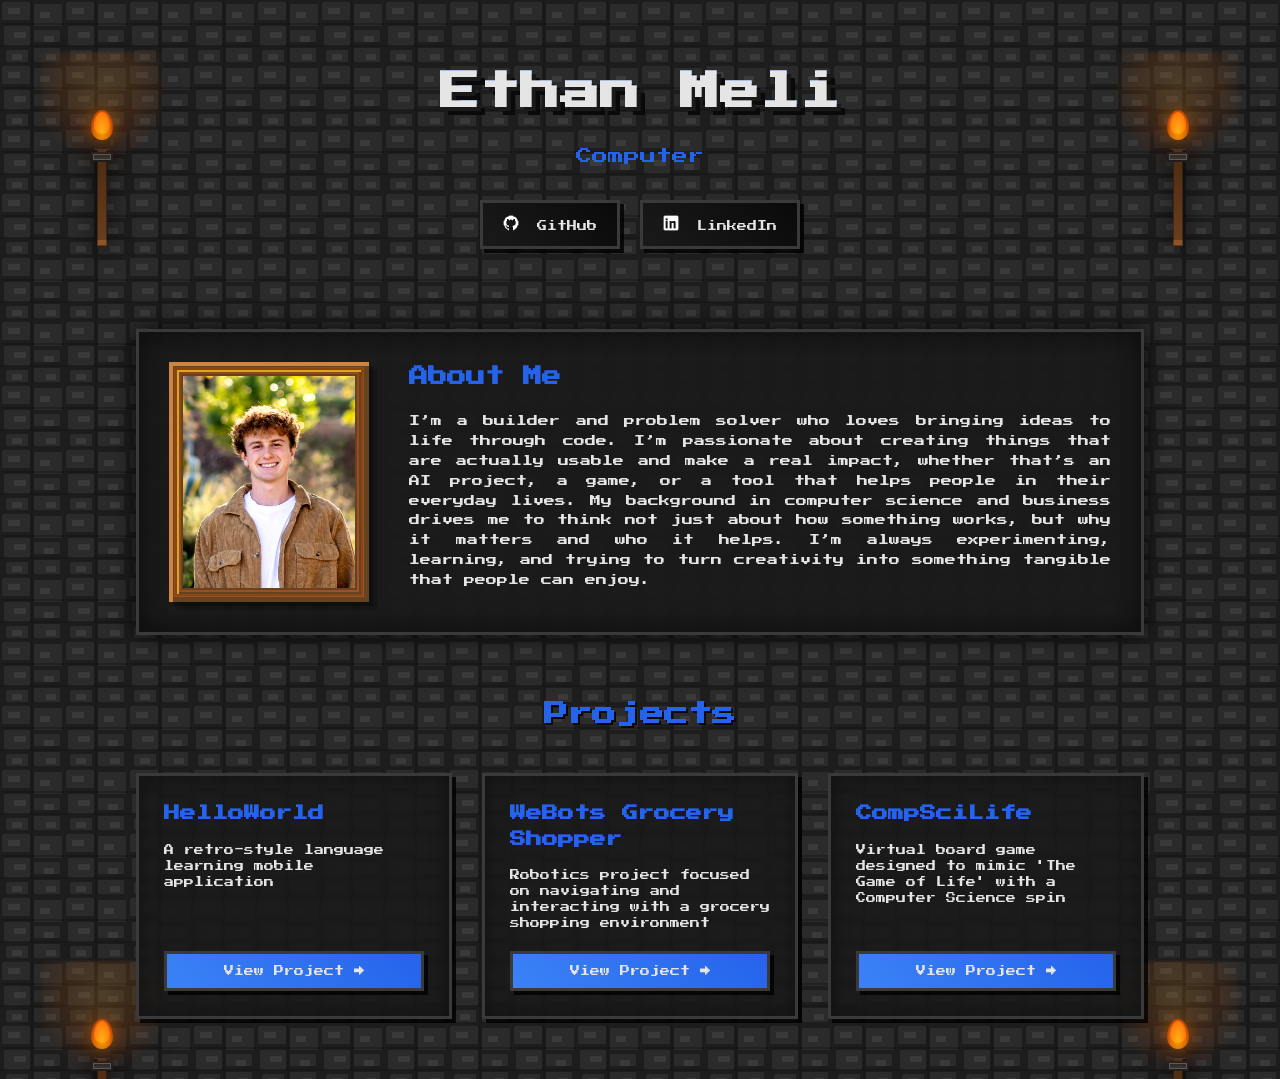
<file: index.html>
<!DOCTYPE html>
<html lang="en">
<head>
    <meta charset="UTF-8">
    <meta name="viewport" content="width=device-width, initial-scale=1.0">
    <title>Ethan Meli - Portfolio</title>
    <link rel="stylesheet" href="styles.css">
    <link href="https://fonts.googleapis.com/css2?family=Press+Start+2P&display=swap" rel="stylesheet">
    <style>
        /* Align project buttons consistently at the bottom of each card */
        .projects-grid { align-items: stretch; }
        .project-card { display: flex; flex-direction: column; }
        .project-card .quest-btn { margin-top: auto; }

        /* Center project pages */
        .project-page { padding-top: 24px; }
        .project-page .project-header,
        .project-page .project-content {
            max-width: 900px;
            margin-left: auto;
            margin-right: auto;
        }

        /* Center project titles while keeping the back button on the left */
        .project-page .project-header {
            display: grid;
            grid-template-columns: 1fr auto 1fr;
            align-items: center;
        }
        .project-page .project-header .back-btn {
            grid-column: 1;
            justify-self: start;
        }
        .project-page .project-header h1 {
            grid-column: 2;
            justify-self: center;
            text-align: center;
        }
    </style>
</head>
<body>
    <div class="pixel-wall">
        <!-- Animated torches (moved to edges to avoid overlap with content) -->
        <div class="torch" style="left: 8%">
            <div class="handle"></div>
            <div class="bracket"></div>
            <div class="coal"></div>
            <div class="flame"></div>
        </div>

        <div class="torch" style="left: 92%">
            <div class="handle"></div>
            <div class="bracket"></div>
            <div class="coal"></div>
            <div class="flame"></div>
        </div>

        <!-- Additional torches positioned lower at edges -->
        <div class="torch" style="left: 8%; top: 115vh;">
            <div class="handle"></div>
            <div class="bracket"></div>
            <div class="coal"></div>
            <div class="flame"></div>
        </div>

        <div class="torch" style="left: 92%; top: 115vh;">
            <div class="handle"></div>
            <div class="bracket"></div>
            <div class="coal"></div>
            <div class="flame"></div>
        </div>

        <div class="container">
            <!-- Home Page -->
            <section id="home" class="page active">
                <header class="hero">
                    <h1 class="glitch" data-text="Ethan Meli">Ethan Meli</h1>
                    <p class="subtitle">Computer Scientist</p>
                    
                    <div class="social-links">
                        <a href="https://github.com/EthanMeli" target="_blank" class="btn btn-secondary">
                            <span class="icon"><img src="assets/imgs/github.png" alt="GitHub" width="16" height="16"></span> GitHub
                        </a>
                        <a href="https://www.linkedin.com/in/ethanmeli/" target="_blank" class="btn btn-secondary">
                            <span class="icon"><img src="assets/imgs/linkedin.png" alt="LinkedIn" width="16" height="16"></span> LinkedIn
                        </a>
                    </div>
                </header>

                <div class="about-section">
                    <div class="about-card">
                        <div class="about-content">
                            <div class="headshot-container">
                                <div class="pixelated-frame">
                                    <img src="assets/imgs/headshot.jpg" alt="Ethan Meli" class="headshot">
                                </div>
                            </div>
                            <div class="about-text">
                                <h2>About Me</h2>
                                <p style="text-align: justify">I’m a builder and problem solver who loves bringing ideas to life through code. I’m passionate about creating things that are actually usable and make a real impact, whether that’s an AI project, a game, or a tool that helps people in their everyday lives. My background in computer science and business drives me to think not just about how something works, but why it matters and who it helps. I’m always experimenting, learning, and trying to turn creativity into something tangible that people can enjoy.</p>
                            </div>
                        </div>
                    </div>
                </div>

                <div class="projects-section">
                    <h2 class="section-title">Projects</h2>
                    <div class="projects-grid">
                        <div class="project-card" data-project="project1">
                            <div class="card-header">
                                <h3>HelloWorld</h3>
                            </div>
                            <p class="card-description">A retro-style language learning mobile application</p>
                            <button class="btn btn-primary quest-btn" onclick="showProject('project1')">
                                View Project →
                            </button>
                        </div>

                        <div class="project-card" data-project="project2">
                            <div class="card-header">
                                <h3>WeBots Grocery Shopper</h3>
                            </div>
                            <p class="card-description">Robotics project focused on navigating and interacting with a grocery shopping environment</p>
                            <button class="btn btn-primary quest-btn" onclick="showProject('project2')">
                                View Project →
                            </button>
                        </div>

                        <div class="project-card" data-project="project3">
                            <div class="card-header">
                                <h3>CompSciLife</h3>
                            </div>
                            <p class="card-description">Virtual board game designed to mimic 'The Game of Life' with a Computer Science spin</p>
                            <button class="btn btn-primary quest-btn" onclick="showProject('project3')">
                                View Project →
                            </button>
                        </div>
                    </div>
                </div>
            </section>

            <!-- Project Pages -->
            <section id="project1" class="page project-page">
                <div class="project-header">
                    <button class="btn btn-secondary back-btn" onclick="showHome()">← Return to Home</button>
                    <h1>HelloWorld</h1>
                </div>
                <div class="project-content">
                    <div class="project-details">
                        <h2>Project Details</h2>
                        <p><strong>Technologies:</strong> React Native, Node.js, Express.js, MongoDB</p>
                        <p><strong>Duration:</strong> In Progress</p>
                        
                        <h3>The Story</h3>
                        <p style="text-align: justify;">This project was inspired by my method of learning languages. While I want this application to be as effective as possible, I also want to make it as enjoyable and as fun as I can. This project utilizes React Native for the front end, with a Node.js and Express.js backend. It features user authentication, language lesson plans, and many other features to enhance the language learning experience.</p>
                        
                        <h3>Challenges Conquered</h3>
                        <ul>
                            <li>Implemented custom lesson plans</li>
                            <li>Created a custom authentication system</li>
                        </ul>

                        <h3>Future Enhancements</h3>
                        <ul>
                            <li>Integrate speech recognition for language practice</li>
                            <li>Add gamification elements to lessons</li>
                            <li>Implement progress tracking</li>
                            <li>Implement spaced repetition flashcards for vocabulary retention</li>
                        </ul>

                        <div class="project-links">
                            <a target="_blank" href="https://github.com/EthanMeli/HelloWorld/tree/main" class="btn btn-secondary">View Code</a>
                        </div>
                    </div>
                </div>
            </section>

            <section id="project2" class="page project-page">
                <div class="project-header">
                    <button class="btn btn-secondary back-btn" onclick="showHome()">← Return to Home</button>
                    <h1>WeBots Grocery Shopper</h1>
                </div>
                <div class="project-content">
                    <div class="project-details">
                        <h2>Project Details</h2>
                        <p><strong>Technologies:</strong> WeBots, Python</p>
                        <p><strong>Duration:</strong> 2 months</p>
                        
                        <h3>The Story</h3>
                        <p style="text-align: justify;">This project implements a robotic system in Webots capable of mapping, localization, computer vision, navigation, and manipulation to autonomously find and pick up colored cubes in a simulated grocery environment.</p>
                        
                        <h3>Challenges Conquered</h3>
                        <ul>
                            <li>Mapping & Localization: Using LiDAR, GPS, and odometry with transformation matrices.</li>
                            <li>Computer Vision: Blob detection with OpenCV to identify colored blocks.</li>
                            <li>Navigation: RRT-based planning for navigating between cube pickup points.</li>
                            <li>Manipulation: Inverse kinematics for arm control to pick up and place objects.</li>
                        </ul>
                        
                        <div class="project-links">
                            <a target="_blank" href="https://drive.google.com/file/d/1E_hY_XuV3zQ2FOlk6AAgOr4-ZdHATPYO/view?pli=1" class="btn btn-primary">View Live Demo</a>
                            <a target="_blank" href="https://github.com/EthanMeli/RoboticsFinalProject?tab=readme-ov-file" class="btn btn-secondary">View Code</a>
                        </div>
                    </div>
                </div>
            </section>

            <section id="project3" class="page project-page">
                <div class="project-header">
                    <button class="btn btn-secondary back-btn" onclick="showHome()">← Return to Home</button>
                    <h1>CompSciLife</h1>
                </div>
                <div class="project-content">
                    <div class="project-details">
                        <h2>Project Details</h2>
                        <p><strong>Technologies:</strong> QT Creator, C++</p>
                        <p><strong>Duration:</strong> 2 months</p>
                        
                        <h3>The Story</h3>
                        <p style="text-align: justify;">This game was designed to mimic the classic board game "Life", incorporating elements of chance and strategy as players navigate through various life events. Working alongside my partner in this project, we decided to give this game a Computer Science spin, making light of a student's life through university.</p>
                        
                        <h3>Challenges Conquered</h3>
                        <ul>
                            <li>Creating visual board representation</li>
                            <li>Implementing game logic and rules</li>
                            <li>Designing user interface for player interactions</li>
                            <li>Simulating computer player games for testing</li>
                        </ul>
                        
                        <div class="project-links">
                            <a target="_blank" href="https://github.com/EthanMeli/CompSciLife" class="btn btn-secondary">View Code</a>
                        </div>
                    </div>
                </div>
            </section>
        </div>
    </div>

    <script src="script.js"></script>
    <script>
        // Ensure top-of-page and page switch on project navigation (robust across browsers)
        (function () {
            function showPage(id) {
                document.querySelectorAll('.page').forEach(p => p.classList.remove('active'));
                const el = document.getElementById(id);
                if (el) el.classList.add('active');
            }

            function scrollTopNow() {
                // Force to top using multiple methods for cross-browser reliability
                window.scrollTo(0, 0);
                document.documentElement.scrollTop = 0;
                document.body.scrollTop = 0;
            }

            window.showProject = function (projectId) {
                showPage(projectId);
                scrollTopNow();
                requestAnimationFrame(scrollTopNow); // after layout
            };

            window.showHome = function () {
                showPage('home');
                scrollTopNow();
                requestAnimationFrame(scrollTopNow);
            };
        })();
    </script>
</body>
</html>
</file>
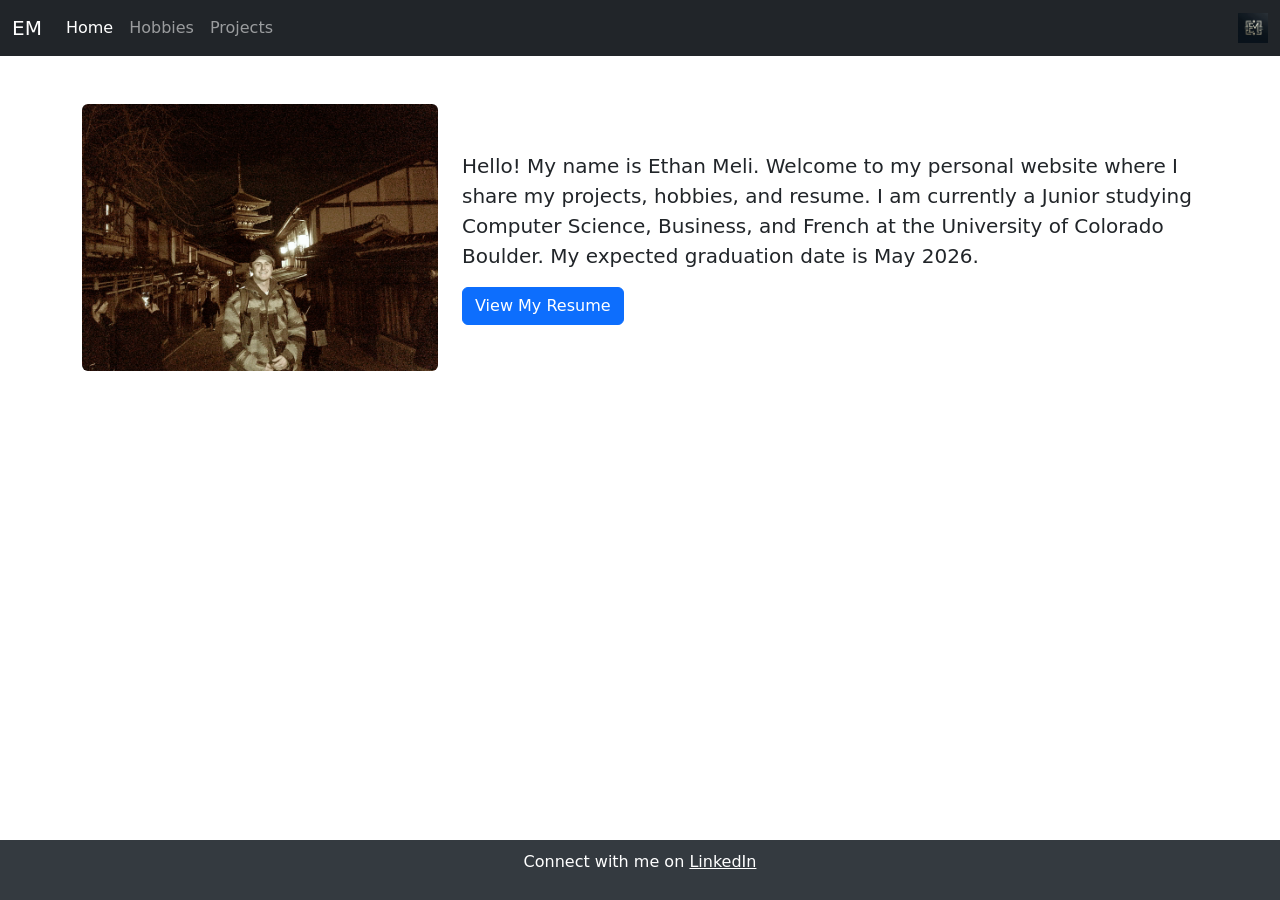
<file: submission/views/index.html>
<!DOCTYPE html>
<html lang="en">
<head>
    <meta charset="UTF-8">
    <meta name="viewport" content="width=device-width, initial-scale=1.0">
    <title>Home</title>
    <link href="https://cdn.jsdelivr.net/npm/bootstrap@5.3.0/dist/css/bootstrap.min.css" rel="stylesheet">
    <style>
        html, body {
            height: 100%;
            margin: 0;
            display: flex;
            flex-direction: column;
            min-height: 100vh;
        }
        .content {
            flex: 1;
        }
        .carousel-item img {
            border: 5px solid black;
            border-radius: 10px;
        }
        footer {
            background-color: #343a40;
            color: white;
            text-align: center;
            padding: 10px 0;
            width: 100%;
        }
    </style>
</head>
<body>
    <nav class="navbar navbar-expand-lg navbar-dark bg-dark">
        <div class="container-fluid">
            <a class="navbar-brand" href="#">EM</a>
            <button class="navbar-toggler" type="button" data-bs-toggle="collapse" data-bs-target="#navbarNav" aria-controls="navbarNav" aria-expanded="false" aria-label="Toggle navigation">
                <span class="navbar-toggler-icon"></span>
            </button>
            <div class="collapse navbar-collapse" id="navbarNav">
                <ul class="navbar-nav me-auto">
                    <li class="nav-item"><a class="nav-link active" href="index.html">Home</a></li>
                    <li class="nav-item"><a class="nav-link" href="hobbies.html">Hobbies</a></li>
                    <li class="nav-item"><a class="nav-link" href="projects.html">Projects</a></li>
                </ul>
                <img src="../resources/img/icon.png" alt="Icon" class="img-fluid" style="height: 30px;">
            </div>
        </div>
    </nav>

    <div class="container mt-5 content">
        <div class="row align-items-center">
            <div class="col-md-4">
                <img src="../resources/img/self.JPG" alt="My Picture" class="img-fluid rounded">
            </div>
            <div class="col-md-8">
                <p class="lead">Hello! My name is Ethan Meli. Welcome to my personal website where I share my projects, hobbies, and resume. I am currently a Junior
                  studying Computer Science, Business, and French at the University of Colorado Boulder. My expected graduation date is May 2026.
                </p>
                <a href="resume.html" class="btn btn-primary">View My Resume</a>
            </div>
        </div>
    </div>

    <footer>
        <p>Connect with me on <a href="https://www.linkedin.com/in/ethan-meli-b14861256/" target="_blank" class="text-white">LinkedIn</a></p>
    </footer>

    <script src="https://cdn.jsdelivr.net/npm/bootstrap@5.3.0/dist/js/bootstrap.bundle.min.js"></script>
</body>
</html>
</file>
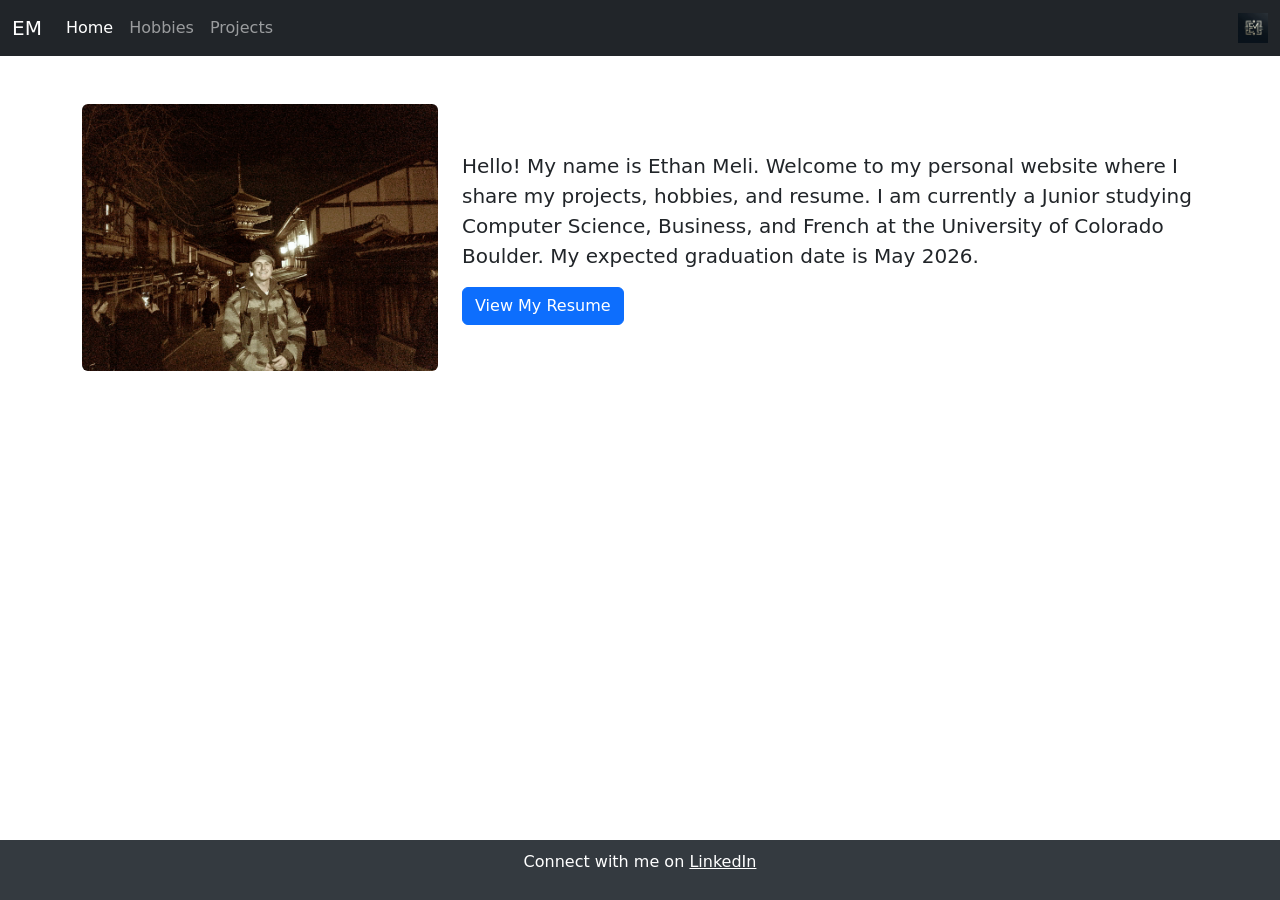
<file: submission/views/home.html>
<!DOCTYPE html>
<html lang="en">
<head>
    <meta charset="UTF-8">
    <meta name="viewport" content="width=device-width, initial-scale=1.0">
    <title>Home</title>
    <link href="https://cdn.jsdelivr.net/npm/bootstrap@5.3.0/dist/css/bootstrap.min.css" rel="stylesheet">
    <style>
        html, body {
            height: 100%;
            margin: 0;
            display: flex;
            flex-direction: column;
            min-height: 100vh;
        }
        .content {
            flex: 1;
        }
        .carousel-item img {
            border: 5px solid black;
            border-radius: 10px;
        }
        footer {
            background-color: #343a40;
            color: white;
            text-align: center;
            padding: 10px 0;
            width: 100%;
        }
    </style>
</head>
<body>
    <nav class="navbar navbar-expand-lg navbar-dark bg-dark">
        <div class="container-fluid">
            <a class="navbar-brand" href="#">EM</a>
            <button class="navbar-toggler" type="button" data-bs-toggle="collapse" data-bs-target="#navbarNav" aria-controls="navbarNav" aria-expanded="false" aria-label="Toggle navigation">
                <span class="navbar-toggler-icon"></span>
            </button>
            <div class="collapse navbar-collapse" id="navbarNav">
                <ul class="navbar-nav me-auto">
                    <li class="nav-item"><a class="nav-link active" href="home.html">Home</a></li>
                    <li class="nav-item"><a class="nav-link" href="hobbies.html">Hobbies</a></li>
                    <li class="nav-item"><a class="nav-link" href="projects.html">Projects</a></li>
                </ul>
                <img src="../resources/img/icon.png" alt="Icon" class="img-fluid" style="height: 30px;">
            </div>
        </div>
    </nav>

    <div class="container mt-5 content">
        <div class="row align-items-center">
            <div class="col-md-4">
                <img src="../resources/img/self.JPG" alt="My Picture" class="img-fluid rounded">
            </div>
            <div class="col-md-8">
                <p class="lead">Hello! My name is Ethan Meli. Welcome to my personal website where I share my projects, hobbies, and resume. I am currently a Junior
                  studying Computer Science, Business, and French at the University of Colorado Boulder. My expected graduation date is May 2026.
                </p>
                <a href="resume.html" class="btn btn-primary">View My Resume</a>
            </div>
        </div>
    </div>

    <footer>
        <p>Connect with me on <a href="https://www.linkedin.com/in/ethan-meli-b14861256/" target="_blank" class="text-white">LinkedIn</a></p>
    </footer>

    <script src="https://cdn.jsdelivr.net/npm/bootstrap@5.3.0/dist/js/bootstrap.bundle.min.js"></script>
</body>
</html>
</file>
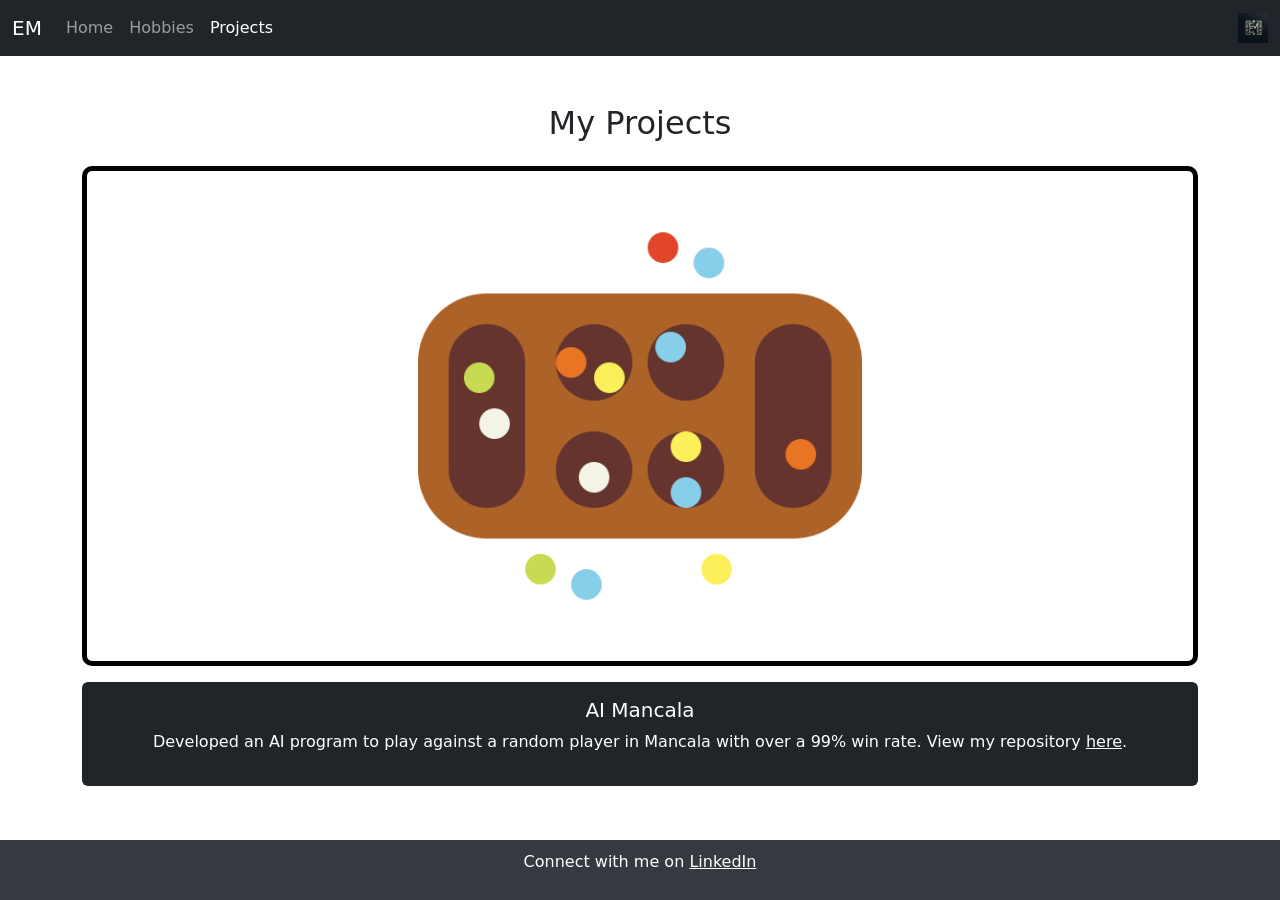
<file: submission/views/projects.html>
<!DOCTYPE html>
<html lang="en">
<head>
    <meta charset="UTF-8">
    <meta name="viewport" content="width=device-width, initial-scale=1.0">
    <title>Projects</title>
    <link href="https://cdn.jsdelivr.net/npm/bootstrap@5.3.0/dist/css/bootstrap.min.css" rel="stylesheet">
    <style>
        html, body {
            height: 100%;
            margin: 0;
            display: flex;
            flex-direction: column;
            min-height: 100vh;
        }
        .content {
            flex: 1;
        }
        .carousel-item img {
            border: 5px solid black;
            border-radius: 10px;
        }
        footer {
            background-color: #343a40;
            color: white;
            text-align: center;
            padding: 10px 0;
            width: 100%;
        }
    </style>
</head>
<body>
    <nav class="navbar navbar-expand-lg navbar-dark bg-dark">
        <div class="container-fluid">
            <a class="navbar-brand" href="#">EM</a>
            <button class="navbar-toggler" type="button" data-bs-toggle="collapse" data-bs-target="#navbarNav" aria-controls="navbarNav" aria-expanded="false" aria-label="Toggle navigation">
                <span class="navbar-toggler-icon"></span>
            </button>
            <div class="collapse navbar-collapse" id="navbarNav">
                <ul class="navbar-nav me-auto">
                    <li class="nav-item"><a class="nav-link" href="../../index.html">Home</a></li>
                    <li class="nav-item"><a class="nav-link" href="hobbies.html">Hobbies</a></li>
                    <li class="nav-item"><a class="nav-link active" href="projects.html">Projects</a></li>
                </ul>
                <img src="../resources/img/icon.png" alt="Icon" class="img-fluid" style="height: 30px;">
            </div>
        </div>
    </nav>

    <div class="container mt-5 content">
        <h2 class="text-center">My Projects</h2>
        <div id="projectCarousel" class="carousel slide mt-4" data-bs-ride="carousel">
            <div class="carousel-inner">
                <div class="carousel-item active text-center">
                    <img src="../resources/img/mancala.png" class="d-block w-100 mx-auto" alt="Project 1" style="height: 500px; object-fit: contain;">
                    <div class="mt-3 p-3 bg-dark text-white rounded">
                        <h5>AI Mancala</h5>
                        <p>Developed an AI program to play against a random player in Mancala with over a 99% win rate.
                            View my repository <a href="https://github.com/EthanMeli/MancalaAI" target="_blank" class="text-white">here</a>.
                        </p>
                    </div>
                </div>
                <div class="carousel-item text-center">
                    <img src="../resources/img/dandd.png" class="d-block w-100 mx-auto" alt="Project 2" style="height: 500px; object-fit: contain;">
                    <div class="mt-3 p-3 bg-dark text-white rounded">
                        <h5>Text-Based Dungeons & Dragons</h5>
                        <p>In my CSCI 1300 course, I created a text-based version of the game Dungeons and Dragons.
                            View my repository <a href="https://github.com/EthanMeli/TextBasedDungeonsAndDragons" target="_blank" class="text-white">here</a>.
                        </p>
                    </div>
                </div>
                <div class="carousel-item text-center">
                    <img src="../resources/img/imdb.png" class="d-block w-100 mx-auto" alt="Project 3" style="height: 500px; object-fit: contain;">
                    <div class="mt-3 p-3 bg-dark text-white rounded">
                        <h5>IMDB</h5>
                        <p>Created a way to navigate through an IMDB-type database using a hashmap and skip list.
                            View my repository <a href="https://github.com/EthanMeli/IMDB" target="_blank" class="text-white">here</a>. 
                        </p>
                    </div>
                </div>
            </div>            
            <button class="carousel-control-prev" type="button" data-bs-target="#projectCarousel" data-bs-slide="prev">
                <span class="carousel-control-prev-icon" aria-hidden="true"></span>
                <span class="visually-hidden">Previous</span>
            </button>
            <button class="carousel-control-next" type="button" data-bs-target="#projectCarousel" data-bs-slide="next">
                <span class="carousel-control-next-icon" aria-hidden="true"></span>
                <span class="visually-hidden">Next</span>
            </button>
        </div>
    </div>

    <footer>
        <p>Connect with me on <a href="https://www.linkedin.com/in/ethan-meli-b14861256/" target="_blank" class="text-white">LinkedIn</a></p>
    </footer>

    <script src="https://cdn.jsdelivr.net/npm/bootstrap@5.3.0/dist/js/bootstrap.bundle.min.js"></script>
</body>
</html>
</file>
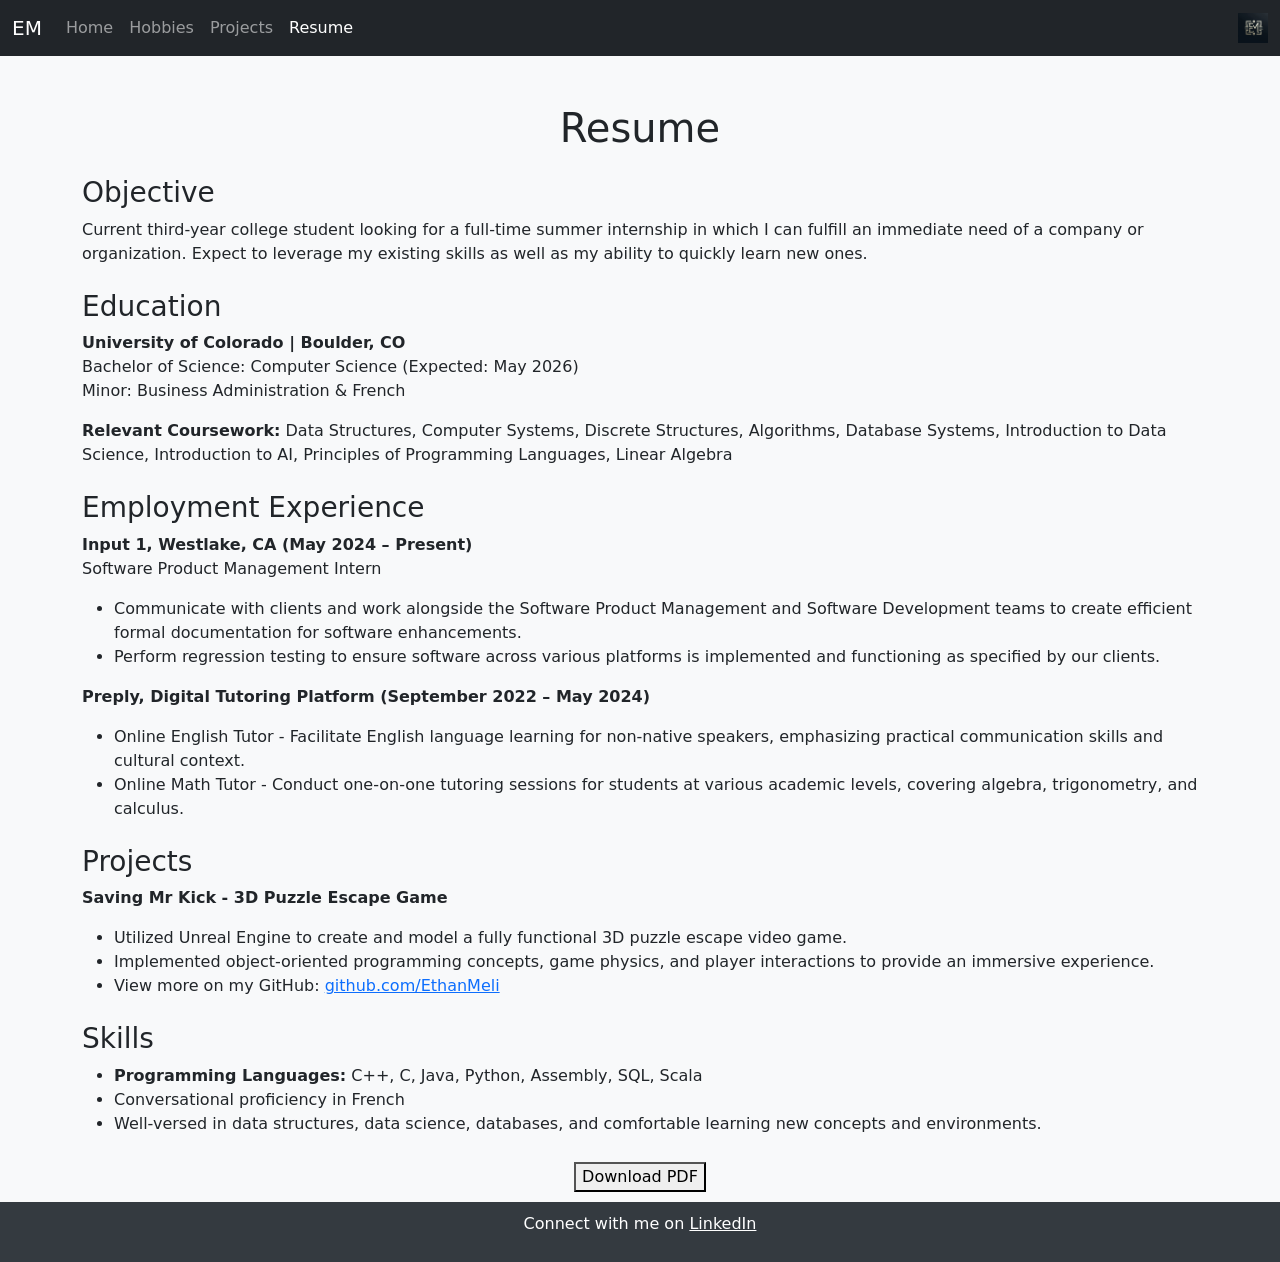
<file: submission/views/resume.html>
<!DOCTYPE html>
<html lang="en">
<head>
    <meta charset="UTF-8">
    <meta name="viewport" content="width=device-width, initial-scale=1.0">
    <title>Ethan Meli - Resume</title>
    <link href="https://cdn.jsdelivr.net/npm/bootstrap@5.3.0/dist/css/bootstrap.min.css" rel="stylesheet">
    <style>
        body {
            background-color: #f8f9fa;
            display: flex;
            flex-direction: column;
            min-height: 100vh;
        }
        .content {
            flex: 1;
        }
        footer {
            background-color: #343a40;
            color: white;
            text-align: center;
            padding: 10px 0;
            width: 100%;
        }
    </style>
</head>
<body>
    <nav class="navbar navbar-expand-lg navbar-dark bg-dark">
        <div class="container-fluid">
            <a class="navbar-brand" href="#">EM</a>
            <button class="navbar-toggler" type="button" data-bs-toggle="collapse" data-bs-target="#navbarNav" aria-controls="navbarNav" aria-expanded="false" aria-label="Toggle navigation">
                <span class="navbar-toggler-icon"></span>
            </button>
            <div class="collapse navbar-collapse" id="navbarNav">
                <ul class="navbar-nav me-auto">
                    <li class="nav-item"><a class="nav-link" href="../../index.html">Home</a></li>
                    <li class="nav-item"><a class="nav-link" href="hobbies.html">Hobbies</a></li>
                    <li class="nav-item"><a class="nav-link" href="projects.html">Projects</a></li>
                    <li class="nav-item"><a class="nav-link active" href="resume.html">Resume</a></li>
                </ul>
                <img src="../resources/img/icon.png" alt="Icon" class="img-fluid" style="height: 30px;">
            </div>
        </div>
    </nav>
    
    <div class="container mt-5 content">
        <h1 class="text-center">Resume</h1>
        
        <section class="mt-4">
            <h3>Objective</h3>
            <p>Current third-year college student looking for a full-time summer internship in which I can fulfill an immediate need of a company or organization. Expect to leverage my existing skills as well as my ability to quickly learn new ones.</p>
        </section>
        
        <section class="mt-4">
            <h3>Education</h3>
            <p><strong>University of Colorado | Boulder, CO</strong> <br> Bachelor of Science: Computer Science (Expected: May 2026) <br> Minor: Business Administration & French</p>
            <p><strong>Relevant Coursework:</strong> Data Structures, Computer Systems, Discrete Structures, Algorithms, Database Systems, Introduction to Data Science, Introduction to AI, Principles of Programming Languages, Linear Algebra</p>
        </section>
        
        <section class="mt-4">
            <h3>Employment Experience</h3>
            <p><strong>Input 1, Westlake, CA (May 2024 – Present)</strong> <br> Software Product Management Intern</p>
            <ul>
                <li>Communicate with clients and work alongside the Software Product Management and Software Development teams to create efficient formal documentation for software enhancements.</li>
                <li>Perform regression testing to ensure software across various platforms is implemented and functioning as specified by our clients.</li>
            </ul>
            <p><strong>Preply, Digital Tutoring Platform (September 2022 – May 2024)</strong></p>
            <ul>
                <li>Online English Tutor - Facilitate English language learning for non-native speakers, emphasizing practical communication skills and cultural context.</li>
                <li>Online Math Tutor - Conduct one-on-one tutoring sessions for students at various academic levels, covering algebra, trigonometry, and calculus.</li>
            </ul>
        </section>
        
        <section class="mt-4">
            <h3>Projects</h3>
            <p><strong>Saving Mr Kick - 3D Puzzle Escape Game</strong></p>
            <ul>
                <li>Utilized Unreal Engine to create and model a fully functional 3D puzzle escape video game.</li>
                <li>Implemented object-oriented programming concepts, game physics, and player interactions to provide an immersive experience.</li>
                <li>View more on my GitHub: <a href="https://github.com/EthanMeli" target="_blank">github.com/EthanMeli</a></li>
            </ul>
        </section>
        
        <section class="mt-4">
            <h3>Skills</h3>
            <ul>
                <li><strong>Programming Languages:</strong> C++, C, Java, Python, Assembly, SQL, Scala</li>
                <li>Conversational proficiency in French</li>
                <li>Well-versed in data structures, data science, databases, and comfortable learning new concepts and environments.</li>
            </ul>
        </section>
    </div>

    <a style="margin: auto; padding: 10px;" href="../resources/resume.pdf" target="_blank" download="EthanMeliResume.pdf">
      <button>Download PDF</button>
    </a>
    
    <footer>
        <p>Connect with me on <a href="https://www.linkedin.com/in/ethan-meli-b14861256/" target="_blank" class="text-white">LinkedIn</a></p>
    </footer>
    
    <script src="https://cdn.jsdelivr.net/npm/bootstrap@5.3.0/dist/js/bootstrap.bundle.min.js"></script>
</body>
</html>
</file>
<file: styles.css>
:root {
    --primary-color: #1a1a1a;
    --secondary-color: #2563eb;
    --accent-color: #3b82f6;
    --dark-bg: #0a0a0a;
    --light-bg: #2a2a2a;
    --text-light: #e5e5e5;
    --text-dark: #0f172a;
    --border-color: #3a3a3a;
    --shadow-color: rgba(0, 0, 0, 0.8);
    --card-bg: rgba(26, 26, 26, 0.9);
    --card-hover: rgba(42, 42, 42, 0.9);
    
    /* Torch variables */
    --wall-scale: 64px;
    --torch-wood: #6b3f1f;
    --torch-wood-hi: #8e5528;
    --iron: #3a3a3a;
}

* {
    margin: 0;
    padding: 0;
    box-sizing: border-box;
}

body {
    font-family: 'Press Start 2P', cursive;
    color: var(--text-light);
    min-height: 100vh;
    line-height: 1.6;
    font-size: 12px;
    image-rendering: pixelated;
    image-rendering: -moz-crisp-edges;
    image-rendering: crisp-edges;
    background: #111;
}

/* --- Darker pixel cobblestone backdrop --- */
.pixel-wall {
    position: relative;
    min-height: 100vh;
    overflow: hidden;
    background-size: var(--wall-scale) var(--wall-scale);
    background-image: url('data:image/svg+xml;utf8,<svg xmlns="http://www.w3.org/2000/svg" width="64" height="64" viewBox="0 0 64 64"><defs><filter id="n" x="-20%" y="-20%" width="140%" height="140%"><feTurbulence baseFrequency="0.8" numOctaves="1" result="t"/><feColorMatrix type="saturate" values="0"/><feComponentTransfer><feFuncR type="gamma" amplitude="1" exponent="1.6" offset="0"/><feFuncG type="gamma" amplitude="1" exponent="1.6" offset="0"/><feFuncB type="gamma" amplitude="1" exponent="1.6" offset="0"/></feComponentTransfer><feBlend in2="SourceGraphic" mode="multiply"/></filter></defs><rect width="64" height="64" fill="%23222"/><g fill="%23333"><rect x="2" y="2" width="28" height="18" rx="2"/><rect x="34" y="4" width="28" height="22" rx="2"/><rect x="4" y="26" width="26" height="20" rx="2"/><rect x="34" y="30" width="26" height="12" rx="2"/><rect x="6" y="50" width="22" height="12" rx="2"/><rect x="34" y="48" width="26" height="14" rx="2"/></g><g fill="%23444"><rect x="8" y="8" width="12" height="6" rx="1"/><rect x="40" y="12" width="10" height="6" rx="1"/><rect x="14" y="32" width="12" height="6" rx="1"/><rect x="44" y="36" width="10" height="6" rx="1"/><rect x="12" y="54" width="10" height="6" rx="1"/><rect x="46" y="54" width="10" height="6" rx="1"/></g><g stroke="%23111" stroke-width="1" opacity="0.8"><path d="M32 0 v64"/><path d="M0 24 h64"/><path d="M0 46 h64"/></g><rect width="64" height="64" fill="%23000" opacity="0.15" filter="url(%23n)"/></svg>');
}

/* --- Torch base --- */
.torch {
    position: absolute;
    top: 14vh;
    width: 14px;
    height: 120px;
    transform: translateX(-50%);
    filter: drop-shadow(0 6px 12px rgba(0,0,0,0.8));
    z-index: 1;
}

.torch .handle {
    position: absolute;
    bottom: 0;
    left: 50%;
    transform: translateX(-50%);
    width: 10px;
    height: 100px;
    background: linear-gradient(#492a13, var(--torch-wood));
    box-shadow: inset 0 0 0 1px rgba(0,0,0,0.35), inset 0 -6px 0 0 var(--torch-wood-hi);
    image-rendering: pixelated;
}

.torch .bracket {
    position: absolute;
    bottom: 84px;
    left: 50%;
    transform: translateX(-50%);
    width: 22px;
    height: 10px;
    background: linear-gradient(#222, var(--iron));
    border: 2px solid #1e1e1e;
    box-shadow: inset 0 0 0 1px #5a5a5a;
}

.torch .coal {
    position: absolute;
    bottom: 96px;
    left: 50%;
    transform: translateX(-50%);
    width: 16px;
    height: 10px;
    background: #1a1a1a;
    border-radius: 2px;
    box-shadow: inset 0 -1px 0 0 #333;
}

.torch .flame {
    position: absolute;
    bottom: 106px;
    left: 50%;
    transform: translateX(-50%);
    width: 26px;
    height: 40px;
    pointer-events: none;
    filter: blur(0.2px);
}

.torch .flame::before,
.torch .flame::after {
    content: "";
    position: absolute;
    left: 50%;
    transform: translateX(-50%);
    border-radius: 50% 50% 50% 50% / 60% 60% 40% 40%;
    image-rendering: pixelated;
    will-change: transform, opacity, filter;
}

.torch .flame::before {
    bottom: 6px;
    width: 16px;
    height: 22px;
    background: radial-gradient(ellipse at 50% 70%, #fff 0%, #ffd36e 45%, rgba(255,140,0,0.95) 70%, rgba(0,0,0,0) 75%);
    animation: flicker-core 120ms infinite steps(2, jump-none), sway 1.6s infinite ease-in-out;
}

.torch .flame::after {
    bottom: 0;
    width: 22px;
    height: 30px;
    background: radial-gradient(ellipse at 50% 70%, rgba(255,180,0,0.9) 0%, rgba(255,120,0,0.8) 50%, rgba(255,60,0,0.55) 72%, rgba(0,0,0,0) 78%);
    animation: flicker-plume 140ms infinite steps(2, jump-none), sway 1.8s infinite ease-in-out reverse;
    filter: drop-shadow(0 0 8px rgba(255,140,0,0.55)) drop-shadow(0 0 18px rgba(255,80,0,0.35));
}

.torch::after {
    content: "";
    position: absolute;
    bottom: 74px;
    left: 50%;
    transform: translateX(-50%);
    width: 120px;
    height: 120px;
    background: radial-gradient(circle at 50% 30%, rgba(255,180,50,0.18), rgba(255,120,20,0.12) 40%, rgba(0,0,0,0) 70%);
    filter: blur(1.4px);
    pointer-events: none;
}

@keyframes flicker-core {
    0%, 100% { transform: translateX(-50%) translateY(-1px) scaleY(1.02); opacity: 0.95; filter: brightness(1.0); }
    50% { transform: translateX(-50%) translateY(0) scaleY(1.0); opacity: 1; filter: brightness(1.15); }
}

@keyframes flicker-plume {
    0%, 100% { transform: translateX(-50%) translateY(0) scale(1.02); opacity: 0.9; }
    50% { transform: translateX(-50%) translateY(-1px) scale(0.98); opacity: 1; }
}

@keyframes sway {
    0%   { transform: translateX(-50%) rotate(-2deg); }
    50%  { transform: translateX(-50%) rotate(2deg); }
    100% { transform: translateX(-50%) rotate(-2deg); }
}

.container {
    position: relative;
    z-index: 2;
    max-width: 1200px;
    margin: 0 auto;
    padding: 20px 96px; /* add safe side gutters so torches at edges aren’t under content */
}

/* Page Transitions */
.page {
    display: none;
    opacity: 0;
    transition: opacity 0.5s ease-in-out;
}

.page.active {
    display: block;
    opacity: 1;
}

/* Hero Section */
.hero {
    text-align: center;
    padding: 40px 0;
    margin-bottom: 40px;
}

.hero h1 {
    font-size: 2.5rem;
    margin-bottom: 20px;
    text-shadow: 4px 4px 0px var(--primary-color), 8px 8px 0px var(--dark-bg);
    position: relative;
}

.glitch {
    position: relative;
    animation: glitch 2s infinite;
}

.glitch::before,
.glitch::after {
    content: attr(data-text);
    position: absolute;
    left: 0;
    top: 0;
    width: 100%;
    background: transparent;
}

.glitch::before {
    animation: glitch-1 0.5s infinite;
    color: var(--accent-color);
    z-index: -1;
}

.glitch::after {
    animation: glitch-2 0.5s infinite;
    color: var(--secondary-color);
    z-index: -2;
}

@keyframes glitch {
    0%, 100% { transform: translate(0); }
    20% { transform: translate(-2px, 2px); }
    40% { transform: translate(-2px, -2px); }
    60% { transform: translate(2px, 2px); }
    80% { transform: translate(2px, -2px); }
}

@keyframes glitch-1 {
    0%, 100% { transform: translate(0); }
    10% { transform: translate(-2px, -2px); }
    20% { transform: translate(2px, 2px); }
}

@keyframes glitch-2 {
    0%, 100% { transform: translate(0); }
    30% { transform: translate(2px, -2px); }
    40% { transform: translate(-2px, 2px); }
}

.subtitle {
    font-size: 1rem;
    color: var(--secondary-color);
    margin-bottom: 30px;
}

/* Social Links */
.social-links {
    display: flex;
    gap: 20px;
    justify-content: center;
    flex-wrap: wrap;
}

/* Buttons */
.btn {
    display: inline-block;
    padding: 12px 20px;
    border: 3px solid var(--border-color);
    background: linear-gradient(45deg, var(--primary-color), var(--light-bg));
    color: var(--text-light);
    text-decoration: none;
    font-family: inherit;
    font-size: 10px;
    cursor: pointer;
    transition: all 0.3s ease;
    box-shadow: 4px 4px 0px var(--shadow-color);
    position: relative;
    overflow: hidden;
}

.btn:hover {
    transform: translate(-2px, -2px);
    box-shadow: 6px 6px 0px var(--shadow-color);
    background: linear-gradient(45deg, var(--secondary-color), var(--accent-color));
}

.btn:active {
    transform: translate(0, 0);
    box-shadow: 2px 2px 0px var(--shadow-color);
}

.btn-primary {
    background: linear-gradient(45deg, var(--accent-color), var(--secondary-color));
}

.btn-secondary {
    background: linear-gradient(45deg, var(--primary-color), var(--dark-bg));
}

.icon {
    margin-right: 8px;
}

/* About Section - Darker theme */
.about-section {
    margin-bottom: 60px;
}

.about-card {
    background: var(--card-bg);
    border: 3px solid var(--border-color);
    padding: 30px;
    border-radius: 0;
    box-shadow: inset 0 0 30px rgba(0, 0, 0, 0.6), 0 0 20px rgba(0, 0, 0, 0.8);
    backdrop-filter: blur(5px);
}

.about-content {
    display: flex;
    gap: 40px;
    align-items: flex-start;
    flex-wrap: wrap;
}

.headshot-container {
    flex-shrink: 0;
}

.pixelated-frame {
    position: relative;
    width: 200px;
    height: 240px;
    background: linear-gradient(145deg, #8B4513, #A0522D);
    padding: 12px;
    box-shadow: 
        inset 4px 4px 0 #CD853F,
        inset -4px -4px 0 #654321,
        4px 4px 0 rgba(0, 0, 0, 0.3),
        8px 8px 0 rgba(0, 0, 0, 0.2);
    image-rendering: pixelated;
    image-rendering: -moz-crisp-edges;
    image-rendering: crisp-edges;
}

.pixelated-frame::before {
    content: '';
    position: absolute;
    top: 6px;
    left: 6px;
    right: 6px;
    bottom: 6px;
    border: 2px solid #8B4513;
    box-shadow: 
        inset 2px 2px 0 #DAA520,
        inset -2px -2px 0 #654321;
}

.pixelated-frame::after {
    content: '';
    position: absolute;
    top: 4px;
    left: 4px;
    right: 4px;
    bottom: 4px;
    border: 1px solid #654321;
}

.headshot {
    width: 100%;
    height: 100%;
    object-fit: cover;
    image-rendering: auto;
    border: 2px solid #654321;
    filter: sepia(10%) contrast(1.1) brightness(1.05);
}

.about-text {
    flex: 1;
    min-width: 300px;
}

.about-card h2 {
    margin-bottom: 20px;
    color: var(--secondary-color);
    font-size: 1.2rem;
}

.about-card p {
    font-size: 11px;
    line-height: 1.8;
}

/* Projects Section - Darker cards */
.projects-section {
    margin-bottom: 40px;
}

.section-title {
    text-align: center;
    font-size: 1.5rem;
    margin-bottom: 40px;
    color: var(--secondary-color);
    text-shadow: 2px 2px 0px var(--dark-bg);
}

.projects-grid {
    display: grid;
    grid-template-columns: repeat(auto-fit, minmax(300px, 1fr));
    gap: 30px;
    margin-top: 30px;
}

.project-card {
    background: var(--card-bg);
    border: 3px solid var(--border-color);
    padding: 25px;
    transition: all 0.3s ease;
    position: relative;
    box-shadow: 4px 4px 0px var(--shadow-color), inset 0 0 20px rgba(0, 0, 0, 0.4);
}

.project-card:hover {
    transform: translate(-2px, -2px);
    box-shadow: 6px 6px 0px var(--shadow-color), inset 0 0 20px rgba(0, 0, 0, 0.4);
    border-color: var(--secondary-color);
    background: var(--card-hover);
}

.card-header {
    display: flex;
    justify-content: space-between;
    align-items: center;
    margin-bottom: 15px;
}

.card-header h3 {
    color: var(--secondary-color);
    font-size: 1rem;
}

.card-description {
    margin-bottom: 20px;
    font-size: 10px;
    line-height: 1.6;
}

.quest-btn {
    width: 100%;
    margin-top: 10px;
}

/* Project Pages - Darker details */
.project-page {
    padding: 20px 0;
}

.project-header {
    display: flex;
    align-items: center;
    gap: 20px;
    margin-bottom: 40px;
    flex-wrap: wrap;
}

.project-header h1 {
    font-size: 1.8rem;
    color: var(--secondary-color);
    text-shadow: 2px 2px 0px var(--dark-bg);
}

.back-btn {
    font-size: 10px;
}

.project-content {
    max-width: 800px;
}

.project-details {
    background: var(--card-bg);
    border: 3px solid var(--border-color);
    padding: 30px;
    box-shadow: inset 0 0 30px rgba(0, 0, 0, 0.6), 0 0 20px rgba(0, 0, 0, 0.8);
}

.project-details h2 {
    color: var(--secondary-color);
    margin-bottom: 20px;
    font-size: 1.2rem;
}

.project-details h3 {
    color: var(--secondary-color);
    margin: 25px 0 15px 0;
    font-size: 1rem;
}

.project-details p {
    margin-bottom: 15px;
    font-size: 11px;
    line-height: 1.8;
}

.project-details ul {
    margin: 15px 0;
    padding-left: 20px;
}

.project-details li {
    margin-bottom: 8px;
    font-size: 10px;
    line-height: 1.6;
}

.project-links {
    margin-top: 30px;
    display: flex;
    gap: 15px;
    flex-wrap: wrap;
}

/* Responsive Design */
@media (max-width: 1024px) {
    .container {
        padding: 16px 48px; /* reduce gutters on medium screens */
    }
}

@media (max-width: 768px) {
    .container {
        padding: 15px 24px; /* compact gutters on small screens */
    }
    
    .hero h1 {
        font-size: 1.8rem;
    }
    
    .projects-grid {
        grid-template-columns: 1fr;
        gap: 20px;
    }
    
    .project-header {
        flex-direction: column;
        align-items: flex-start;
    }
    
    .project-header h1 {
        font-size: 1.4rem;
    }
    
    .social-links {
        flex-direction: column;
        align-items: center;
    }
    
    .about-content {
        flex-direction: column;
        align-items: center;
        gap: 30px;
    }
    
    .pixelated-frame {
        width: 160px;
        height: 192px;
    }
    
    .about-text {
        text-align: center;
        min-width: auto;
    }
}

@media (max-width: 480px) {
    body {
        font-size: 10px;
    }
    
    .hero h1 {
        font-size: 1.4rem;
    }
    
    .btn {
        padding: 10px 15px;
        font-size: 9px;
    }
    
    .project-details {
        padding: 20px;
    }
    
    .pixelated-frame {
        width: 140px;
        height: 168px;
    }
    
    .about-card,
    .project-details {
        padding: 20px;
    }
}

/* Loading Animation */
@keyframes fadeIn {
    from { opacity: 0; transform: translateY(20px); }
    to { opacity: 1; transform: translateY(0); }
}

.page.active {
    animation: fadeIn 0.5s ease-out;
}
</file>
